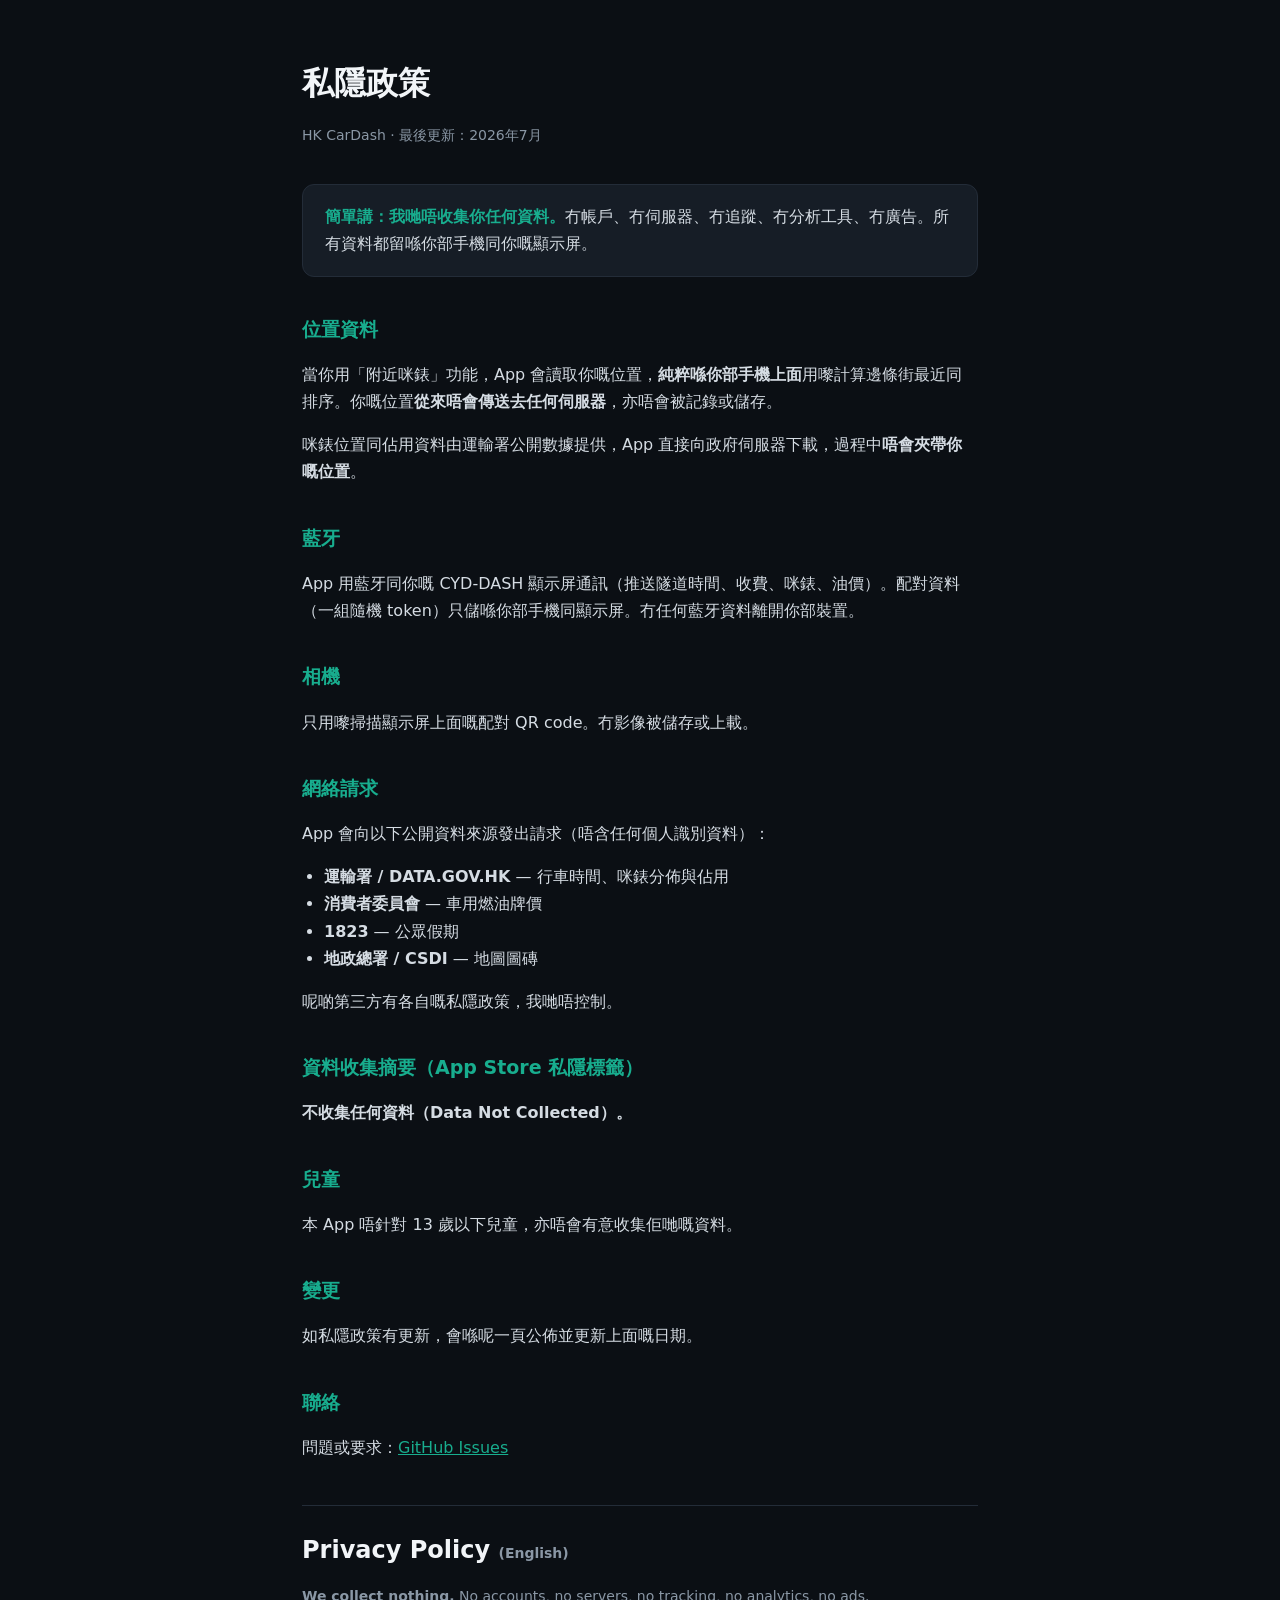
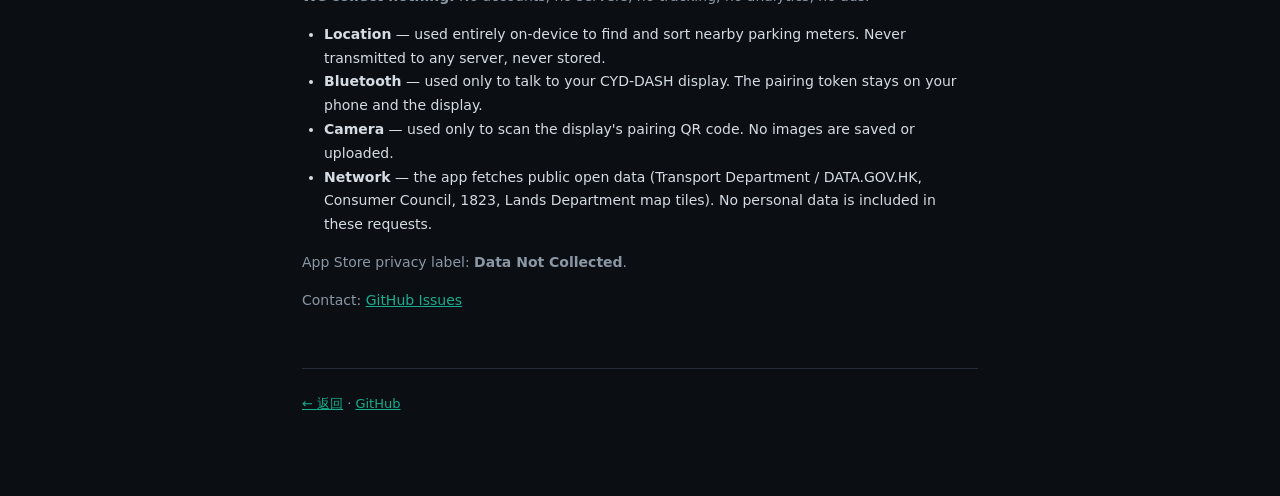
<file: docs/privacy.html>
<!doctype html>
<html lang="zh-Hant">
<head>
<meta charset="utf-8">
<meta name="viewport" content="width=device-width, initial-scale=1">
<title>私隱政策 · HK CarDash</title>
<style>
  :root { --teal:#18AD8E; --bg:#0B0F14; --card:#161D26; --line:#232C38; --tx:#F2F5F8; --dim:#8A97A5; }
  * { box-sizing:border-box; }
  body { margin:0; background:var(--bg); color:var(--tx);
    font:16px/1.7 -apple-system,"Noto Sans TC","PingFang HK",system-ui,sans-serif; }
  .wrap { max-width:720px; margin:0 auto; padding:56px 22px 80px; }
  h1 { font-size:32px; margin:0 0 6px; }
  .updated { color:var(--dim); font-size:14px; margin-bottom:36px; }
  h2 { font-size:19px; margin:36px 0 10px; color:var(--teal); }
  p, li { color:#D5DCE3; }
  ul { padding-left:22px; }
  a { color:var(--teal); }
  .box { background:var(--card); border:1px solid var(--line); border-radius:12px; padding:18px 22px; margin:24px 0; }
  .box strong { color:var(--teal); }
  footer { margin-top:56px; padding-top:24px; border-top:1px solid var(--line); color:var(--dim); font-size:13px; }
  .en { color:var(--dim); font-size:14px; }
</style>
</head>
<body>
<div class="wrap">

<h1>私隱政策</h1>
<p class="updated">HK CarDash · 最後更新：2026年7月</p>

<div class="box">
  <p style="margin:0"><strong>簡單講：我哋唔收集你任何資料。</strong>冇帳戶、冇伺服器、冇追蹤、冇分析工具、冇廣告。所有資料都留喺你部手機同你嘅顯示屏。</p>
</div>

<h2>位置資料</h2>
<p>當你用「附近咪錶」功能，App 會讀取你嘅位置，<b>純粹喺你部手機上面</b>用嚟計算邊條街最近同排序。你嘅位置<b>從來唔會傳送去任何伺服器</b>，亦唔會被記錄或儲存。</p>
<p>咪錶位置同佔用資料由運輸署公開數據提供，App 直接向政府伺服器下載，過程中<b>唔會夾帶你嘅位置</b>。</p>

<h2>藍牙</h2>
<p>App 用藍牙同你嘅 CYD-DASH 顯示屏通訊（推送隧道時間、收費、咪錶、油價）。配對資料（一組隨機 token）只儲喺你部手機同顯示屏。冇任何藍牙資料離開你部裝置。</p>

<h2>相機</h2>
<p>只用嚟掃描顯示屏上面嘅配對 QR code。冇影像被儲存或上載。</p>

<h2>網絡請求</h2>
<p>App 會向以下公開資料來源發出請求（唔含任何個人識別資料）：</p>
<ul>
  <li><b>運輸署 / DATA.GOV.HK</b> — 行車時間、咪錶分佈與佔用</li>
  <li><b>消費者委員會</b> — 車用燃油牌價</li>
  <li><b>1823</b> — 公眾假期</li>
  <li><b>地政總署 / CSDI</b> — 地圖圖磚</li>
</ul>
<p>呢啲第三方有各自嘅私隱政策，我哋唔控制。</p>

<h2>資料收集摘要（App Store 私隱標籤）</h2>
<p><b>不收集任何資料（Data Not Collected）。</b></p>

<h2>兒童</h2>
<p>本 App 唔針對 13 歲以下兒童，亦唔會有意收集佢哋嘅資料。</p>

<h2>變更</h2>
<p>如私隱政策有更新，會喺呢一頁公佈並更新上面嘅日期。</p>

<h2>聯絡</h2>
<p>問題或要求：<a href="https://github.com/mentosming/cyd-hk-dash/issues">GitHub Issues</a></p>

<hr style="border:0;border-top:1px solid var(--line);margin:44px 0 24px">

<h1 style="font-size:24px">Privacy Policy <span class="en">(English)</span></h1>
<p class="en"><b>We collect nothing.</b> No accounts, no servers, no tracking, no analytics, no ads.</p>
<ul class="en">
  <li><b>Location</b> — used entirely on-device to find and sort nearby parking meters. Never transmitted to any server, never stored.</li>
  <li><b>Bluetooth</b> — used only to talk to your CYD-DASH display. The pairing token stays on your phone and the display.</li>
  <li><b>Camera</b> — used only to scan the display's pairing QR code. No images are saved or uploaded.</li>
  <li><b>Network</b> — the app fetches public open data (Transport Department / DATA.GOV.HK, Consumer Council, 1823, Lands Department map tiles). No personal data is included in these requests.</li>
</ul>
<p class="en">App Store privacy label: <b>Data Not Collected</b>.</p>
<p class="en">Contact: <a href="https://github.com/mentosming/cyd-hk-dash/issues">GitHub Issues</a></p>

<footer>
  <a href="index.html">← 返回</a> · <a href="https://github.com/mentosming/cyd-hk-dash">GitHub</a>
</footer>

</div>
</body>
</html>
</file>
